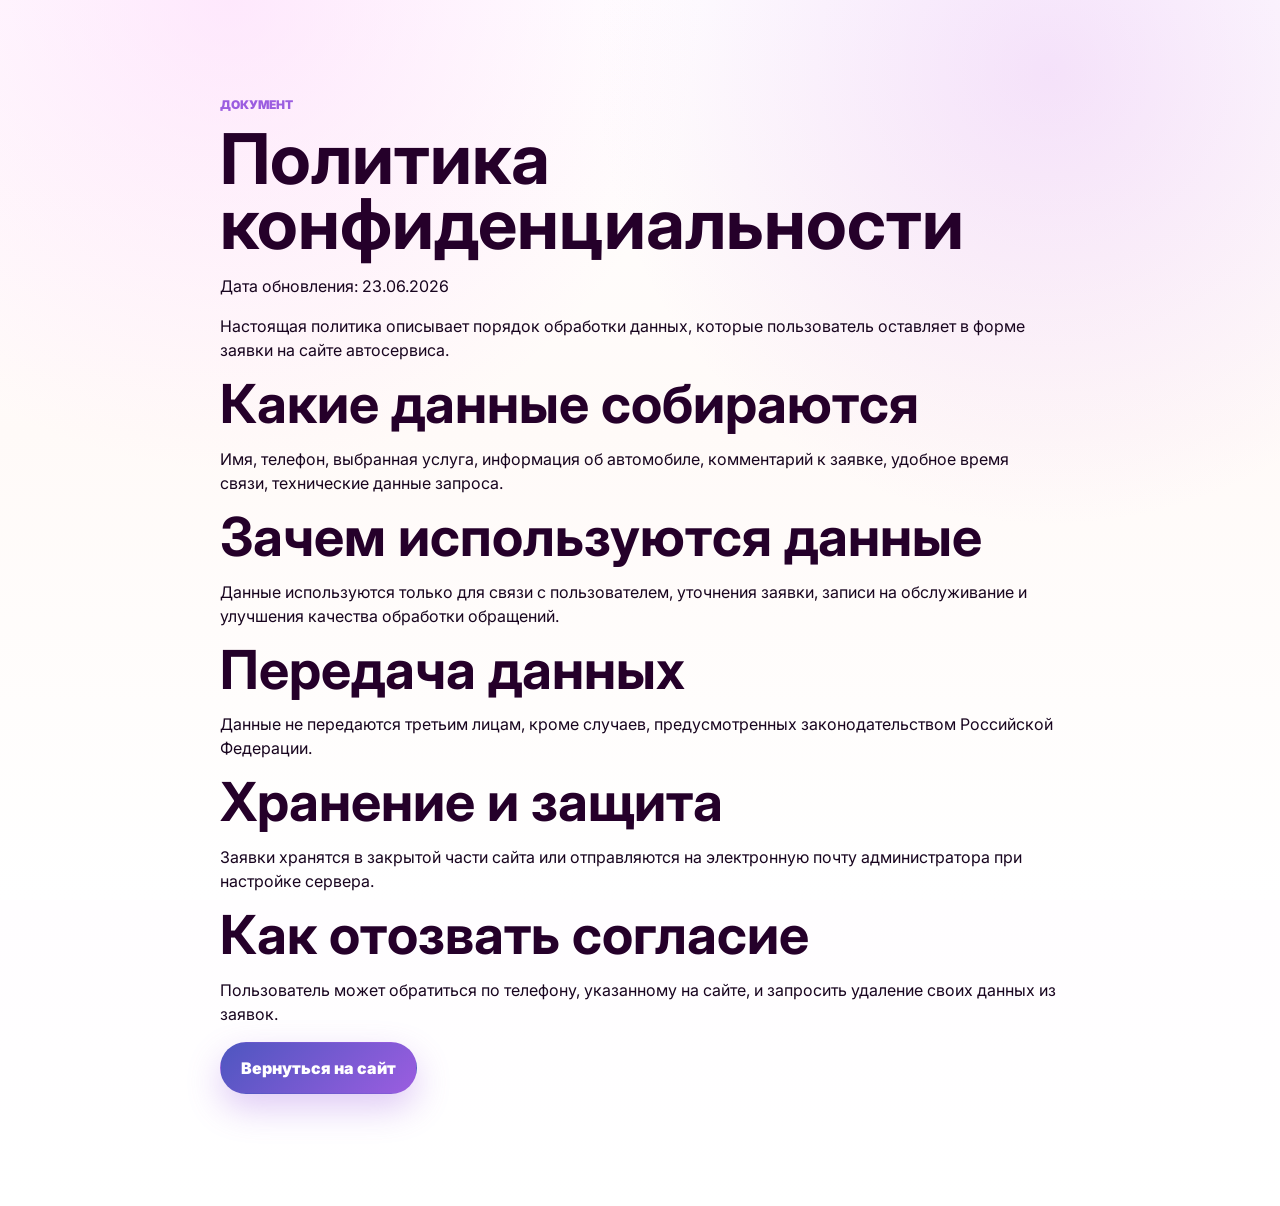
<file: privacy.html>
<!doctype html>
<html lang="ru">
<head>
    <meta charset="utf-8">
    <meta name="viewport" content="width=device-width, initial-scale=1">
    <title>Политика конфиденциальности | Автосервис в Ефремове</title>
    <meta name="robots" content="noindex, follow">
    <link rel="preconnect" href="https://fonts.googleapis.com">
    <link rel="preconnect" href="https://fonts.gstatic.com" crossorigin>
    <link href="https://fonts.googleapis.com/css2?family=Inter:wght@400;550;650;700;800;900&display=swap" rel="stylesheet">
    <link rel="stylesheet" href="./css/styles.css">
</head>
<body class="policy-page">
    <main class="section">
        <div class="container policy">
            <p class="eyebrow">Документ</p>
            <h1>Политика конфиденциальности</h1>
            <p>Дата обновления: 23.06.2026</p>
            <p>Настоящая политика описывает порядок обработки данных, которые пользователь оставляет в форме заявки на сайте автосервиса.</p>
            <h2>Какие данные собираются</h2>
            <p>Имя, телефон, выбранная услуга, информация об автомобиле, комментарий к заявке, удобное время связи, технические данные запроса.</p>
            <h2>Зачем используются данные</h2>
            <p>Данные используются только для связи с пользователем, уточнения заявки, записи на обслуживание и улучшения качества обработки обращений.</p>
            <h2>Передача данных</h2>
            <p>Данные не передаются третьим лицам, кроме случаев, предусмотренных законодательством Российской Федерации.</p>
            <h2>Хранение и защита</h2>
            <p>Заявки хранятся в закрытой части сайта или отправляются на электронную почту администратора при настройке сервера.</p>
            <h2>Как отозвать согласие</h2>
            <p>Пользователь может обратиться по телефону, указанному на сайте, и запросить удаление своих данных из заявок.</p>
            <p><a class="button button-primary" href="./index.html">Вернуться на сайт</a></p>
        </div>
    </main>
</body>
</html>
</file>
<file: css/styles.css>
:root {
    --violet-900: #25002a;
    --violet-800: #35003d;
    --violet-700: #4e56c0;
    --violet-500: #9b5de0;
    --violet-300: #d78fee;
    --violet-100: #fdcffa;
    --cream: #fffaf2;
    --cream-2: #fff4e8;
    --surface: #ffffff;
    --surface-soft: #fbf8ff;
    --ink: #18051f;
    --muted: #6d6073;
    --line: rgba(47, 22, 55, .12);
    --green: #18a957;
    --red: #e24e66;
    --shadow-soft: 0 22px 60px rgba(78, 86, 192, .13);
    --shadow-card: 0 26px 74px rgba(37, 0, 42, .18);
    --radius: 16px;
    --radius-sm: 12px;
    --container: min(1180px, calc(100% - 40px));
    color-scheme: light;
}

* {
    box-sizing: border-box;
}

html {
    scroll-behavior: smooth;
}

body {
    margin: 0;
    font-family: Inter, "Segoe UI", Roboto, Arial, sans-serif;
    color: var(--ink);
    background: #fff;
    line-height: 1.5;
    text-rendering: optimizeLegibility;
}

body::before {
    content: "";
    position: fixed;
    inset: 0;
    z-index: -2;
    background:
        radial-gradient(circle at 18% 0%, rgba(253, 207, 250, .48), transparent 34%),
        radial-gradient(circle at 82% 8%, rgba(215, 143, 238, .26), transparent 34%),
        linear-gradient(180deg, #fff 0%, #fffaf8 48%, #fff 100%);
}

img {
    max-width: 100%;
    display: block;
}

a {
    color: inherit;
}

button,
input,
select,
textarea {
    font: inherit;
}

.container {
    width: var(--container);
    margin: 0 auto;
}

.skip-link {
    position: fixed;
    top: 10px;
    left: 10px;
    z-index: 100;
    transform: translateY(-160%);
    background: var(--violet-900);
    color: white;
    padding: 10px 14px;
    border-radius: 999px;
}

.skip-link:focus {
    transform: translateY(0);
}

.site-header {
    position: fixed;
    top: 18px;
    left: 0;
    right: 0;
    z-index: 50;
    color: var(--ink);
    pointer-events: none;
}

.header-inner {
    min-height: 58px;
    max-width: 980px;
    display: flex;
    align-items: center;
    justify-content: space-between;
    gap: 18px;
    padding: 8px 10px 8px 12px;
    border: 1px solid rgba(255, 255, 255, .75);
    border-radius: 999px;
    background: rgba(255, 255, 255, .72);
    box-shadow: 0 18px 54px rgba(78, 86, 192, .16);
    backdrop-filter: blur(18px);
    pointer-events: auto;
    transition: transform .24s ease, box-shadow .24s ease, background .24s ease;
}

.site-header.is-scrolled .header-inner {
    transform: translateY(-4px);
    background: rgba(255, 255, 255, .9);
    box-shadow: 0 18px 54px rgba(37, 0, 42, .16);
}

.brand {
    min-width: 204px;
    display: inline-flex;
    align-items: center;
    gap: 10px;
    text-decoration: none;
}

.brand strong,
.brand small {
    display: block;
}

.brand strong {
    font-size: 14px;
    letter-spacing: 0;
}

.brand small {
    color: var(--muted);
    font-size: 11px;
}

.nav {
    display: flex;
    align-items: center;
    gap: 4px;
    padding: 4px;
    border-radius: 999px;
    background: rgba(253, 207, 250, .22);
    font-size: 13px;
    font-weight: 800;
}

.nav a,
.header-phone,
.footer-inner a,
.text-link {
    text-decoration: none;
}

.nav a {
    padding: 8px 11px;
    border-radius: 999px;
    transition: background .2s ease, color .2s ease, transform .2s ease;
}

.nav a:hover {
    color: var(--violet-900);
    background: white;
    transform: translateY(-1px);
}

.header-phone {
    padding: 10px 14px;
    border-radius: 999px;
    background: var(--violet-900);
    color: white;
    font-size: 13px;
    font-weight: 900;
    white-space: nowrap;
    box-shadow: 0 12px 30px rgba(37, 0, 42, .22);
    transition: transform .2s ease, background .2s ease;
}

.header-phone:hover {
    background: var(--violet-500);
    transform: translateY(-1px);
}

.hero {
    position: relative;
    min-height: 820px;
    display: grid;
    align-items: start;
    overflow: hidden;
    padding: 112px 0 64px;
    background:
        radial-gradient(circle at 7% 18%, rgba(253, 207, 250, .82), transparent 29%),
        radial-gradient(circle at 84% 14%, rgba(255, 234, 133, .9), transparent 33%),
        linear-gradient(120deg, #fff2fb 0%, #fff8e1 52%, #fdd54d 100%);
    border-bottom-left-radius: 22px;
    border-bottom-right-radius: 22px;
}

.hero-glow {
    position: absolute;
    border-radius: 999px;
    filter: blur(2px);
    opacity: .9;
    pointer-events: none;
}

.hero-glow-one {
    width: 280px;
    height: 280px;
    right: -90px;
    top: 120px;
    background: radial-gradient(circle, rgba(155, 93, 224, .28), transparent 66%);
}

.hero-glow-two {
    width: 230px;
    height: 230px;
    left: -86px;
    bottom: 120px;
    background: radial-gradient(circle, rgba(253, 207, 250, .65), transparent 68%);
}

.hero-content {
    position: relative;
    z-index: 1;
}

.hero-copy {
    max-width: 960px;
    margin: 0 auto;
    text-align: center;
}

.eyebrow {
    margin: 0 0 12px;
    color: var(--violet-500);
    font-size: 12px;
    font-weight: 950;
    letter-spacing: 0;
    text-transform: uppercase;
}

.hero-badge {
    width: fit-content;
    margin: 0 auto 14px;
    padding: 8px 12px;
    border: 1px solid rgba(155, 93, 224, .22);
    border-radius: 999px;
    background: rgba(255, 255, 255, .66);
    box-shadow: 0 12px 34px rgba(155, 93, 224, .12);
}

h1,
h2,
h3,
p {
    margin-top: 0;
}

h1 {
    max-width: 960px;
    margin: 0 auto 20px;
    color: var(--violet-900);
    font-size: clamp(44px, 6.2vw, 70px);
    line-height: .93;
    letter-spacing: 0;
    text-wrap: balance;
}

h2 {
    margin-bottom: 16px;
    color: var(--violet-900);
    font-size: clamp(31px, 4.2vw, 54px);
    line-height: .98;
    letter-spacing: 0;
    text-wrap: balance;
}

h3 {
    margin-bottom: 9px;
    color: var(--violet-900);
    font-size: 20px;
    line-height: 1.18;
}

.hero-lead {
    max-width: 680px;
    margin: 0 auto 26px;
    color: #4e3c56;
    font-size: 18px;
}

.hero-actions,
.cta-actions,
.contact-actions {
    display: flex;
    flex-wrap: wrap;
    justify-content: center;
    gap: 12px;
}

.button {
    position: relative;
    min-height: 48px;
    display: inline-flex;
    align-items: center;
    justify-content: center;
    gap: 8px;
    padding: 13px 20px;
    border: 1px solid transparent;
    border-radius: 999px;
    font-weight: 900;
    text-decoration: none;
    cursor: pointer;
    overflow: hidden;
    transition: transform .22s ease, box-shadow .22s ease, background .22s ease, color .22s ease, border-color .22s ease;
}

.button::after {
    content: "";
    position: absolute;
    inset: 0;
    background: linear-gradient(100deg, transparent 0%, rgba(255, 255, 255, .28) 45%, transparent 72%);
    transform: translateX(-120%);
    transition: transform .55s ease;
}

.button:hover {
    transform: translateY(-3px);
}

.button:hover::after {
    transform: translateX(120%);
}

.button:active {
    transform: translateY(0) scale(.98);
}

.button:focus-visible,
input:focus-visible,
select:focus-visible,
textarea:focus-visible,
a:focus-visible {
    outline: 3px solid rgba(155, 93, 224, .28);
    outline-offset: 3px;
}

.button-primary {
    background: linear-gradient(135deg, var(--violet-700), var(--violet-500));
    color: white;
    box-shadow: 0 14px 34px rgba(155, 93, 224, .32);
}

.button-primary:hover {
    box-shadow: 0 18px 44px rgba(155, 93, 224, .44);
}

.button-secondary {
    color: var(--violet-900);
    background: rgba(255, 255, 255, .72);
    border-color: rgba(37, 0, 42, .12);
    box-shadow: 0 12px 30px rgba(78, 86, 192, .12);
}

.button-secondary.light {
    color: white;
    background: rgba(255, 255, 255, .12);
    border-color: rgba(255, 255, 255, .22);
}

.hero-facts {
    display: grid;
    grid-template-columns: repeat(3, minmax(0, 1fr));
    gap: 10px;
    max-width: 600px;
    margin: 32px auto 0;
}

.hero-facts div {
    padding: 16px;
    border: 1px solid rgba(255, 255, 255, .72);
    border-radius: var(--radius);
    background: rgba(255, 255, 255, .58);
    box-shadow: 0 16px 42px rgba(78, 86, 192, .12);
    backdrop-filter: blur(14px);
}

.hero-facts dt {
    color: var(--violet-900);
    font-size: 30px;
    font-weight: 950;
}

.hero-facts dd {
    margin: 0;
    color: var(--muted);
    font-size: 12px;
    font-weight: 750;
}

.hero-showcase {
    position: relative;
    display: grid;
    grid-template-columns: 1.15fr .78fr .78fr;
    gap: 22px;
    margin-top: 42px;
    align-items: stretch;
}

.showcase-card {
    position: relative;
    min-height: 230px;
    padding: 24px;
    border: 1px solid rgba(255, 255, 255, .82);
    border-radius: var(--radius);
    background: rgba(255, 255, 255, .74);
    box-shadow: var(--shadow-card);
    overflow: hidden;
    backdrop-filter: blur(16px);
}

.showcase-card::before {
    content: "";
    position: absolute;
    inset: auto 22px 0 22px;
    height: 5px;
    border-radius: 999px 999px 0 0;
    background: linear-gradient(90deg, var(--violet-700), var(--violet-500), var(--violet-100));
}

.showcase-card-wide {
    min-height: 270px;
    padding: 0;
}

.showcase-image {
    width: 100%;
    height: 100%;
    min-height: 270px;
    object-fit: cover;
}

.showcase-caption {
    position: absolute;
    left: 20px;
    right: 20px;
    bottom: 18px;
    padding: 15px 16px;
    border: 1px solid rgba(255, 255, 255, .5);
    border-radius: var(--radius-sm);
    background: rgba(37, 0, 42, .72);
    color: white;
    backdrop-filter: blur(16px);
}

.showcase-caption span,
.card-kicker {
    display: block;
    margin-bottom: 6px;
    color: var(--violet-300);
    font-size: 12px;
    font-weight: 950;
    text-transform: uppercase;
}

.showcase-caption strong {
    display: block;
    font-size: 24px;
    line-height: 1.06;
}

.showcase-card h2 {
    margin: 0 0 14px;
    font-size: clamp(32px, 4vw, 46px);
}

.showcase-card p:not(.card-kicker) {
    color: var(--muted);
    font-weight: 650;
}

.section {
    padding: 96px 0;
}

.section-heading {
    max-width: 820px;
    margin: 0 auto 40px;
    text-align: center;
}

.section-heading p:not(.eyebrow),
.section-text {
    color: var(--muted);
    font-size: 18px;
}

.section-heading.compact {
    margin-bottom: 30px;
}

.services-section {
    position: relative;
    background: white;
}

.services-section::before {
    content: "";
    position: absolute;
    left: 50%;
    top: -26px;
    width: min(780px, calc(100% - 30px));
    height: 52px;
    border-radius: 999px;
    background: white;
    transform: translateX(-50%);
}

.services-grid {
    position: relative;
    display: grid;
    grid-template-columns: repeat(3, minmax(0, 1fr));
    gap: 18px;
}

.service-card {
    position: relative;
    min-height: 520px;
    padding: 24px;
    border: 1px solid var(--line);
    border-radius: var(--radius);
    background: linear-gradient(180deg, #fff 0%, var(--surface-soft) 100%);
    box-shadow: 0 16px 42px rgba(78, 86, 192, .08);
    transition: transform .24s ease, box-shadow .24s ease, border-color .24s ease;
}

.service-card:hover {
    border-color: rgba(155, 93, 224, .34);
    box-shadow: 0 24px 60px rgba(78, 86, 192, .16);
    transform: translateY(-7px);
}

.service-index {
    position: absolute;
    top: 20px;
    right: 22px;
    color: rgba(155, 93, 224, .16);
    font-size: 42px;
    font-weight: 950;
    line-height: 1;
}

.service-tag {
    max-width: calc(100% - 64px);
    margin-bottom: 18px;
    color: var(--violet-500);
    font-weight: 900;
    font-size: 13px;
}

.service-card p {
    margin: 0;
    color: var(--muted);
}

.service-details {
    display: grid;
    gap: 12px;
    margin-top: 18px;
}

.service-details div {
    padding: 14px;
    border: 1px solid rgba(155, 93, 224, .12);
    border-radius: var(--radius-sm);
    background: rgba(255, 255, 255, .68);
}

.service-details div:nth-child(3) {
    background: rgba(253, 207, 250, .28);
}

.service-details strong {
    display: block;
    margin-bottom: 5px;
    color: var(--violet-900);
    font-size: 14px;
    font-weight: 950;
}

.service-details p {
    font-size: 14px;
    line-height: 1.45;
}

.service-link {
    display: inline-flex;
    align-items: center;
    justify-content: center;
    width: 100%;
    min-height: 42px;
    margin-top: 16px;
    border-radius: 999px;
    background: rgba(155, 93, 224, .1);
    color: var(--violet-700);
    font-size: 14px;
    font-weight: 950;
    text-decoration: none;
    transition: transform .22s ease, background .22s ease, color .22s ease;
}

.service-link:hover {
    background: linear-gradient(135deg, var(--violet-700), var(--violet-500));
    color: white;
    transform: translateY(-2px);
}

.gallery-section {
    background:
        radial-gradient(circle at 12% 0%, rgba(253, 207, 250, .28), transparent 30%),
        radial-gradient(circle at 88% 20%, rgba(78, 86, 192, .12), transparent 28%),
        linear-gradient(180deg, #fff 0%, #fff8ff 100%);
}

.gallery-grid {
    display: grid;
    grid-template-columns: repeat(4, minmax(0, 1fr));
    grid-auto-rows: 230px;
    gap: 16px;
}

.gallery-card {
    position: relative;
    display: block;
    width: 100%;
    min-height: 0;
    padding: 0;
    border: 1px solid rgba(155, 93, 224, .14);
    border-radius: var(--radius);
    background: #f3edf8;
    box-shadow: 0 18px 48px rgba(78, 86, 192, .12);
    overflow: hidden;
    cursor: zoom-in;
    isolation: isolate;
    transition: transform .24s ease, box-shadow .24s ease, border-color .24s ease;
}

.gallery-card::after {
    content: "";
    position: absolute;
    inset: 0;
    z-index: 1;
    background: linear-gradient(180deg, transparent 42%, rgba(37, 0, 42, .78) 100%);
    opacity: .86;
    transition: opacity .24s ease;
}

.gallery-card:hover {
    border-color: rgba(155, 93, 224, .42);
    box-shadow: 0 28px 70px rgba(78, 86, 192, .22);
    transform: translateY(-7px);
}

.gallery-card:hover::after {
    opacity: .72;
}

.gallery-card:focus-visible {
    outline: 3px solid rgba(155, 93, 224, .34);
    outline-offset: 4px;
}

.gallery-card-wide {
    grid-column: span 2;
}

.gallery-card img {
    width: 100%;
    height: 100%;
    object-fit: cover;
    transition: transform .55s ease;
}

.gallery-card:hover img {
    transform: scale(1.06);
}

.gallery-card span {
    position: absolute;
    left: 16px;
    right: 16px;
    bottom: 14px;
    z-index: 2;
    color: white;
    font-size: 15px;
    font-weight: 900;
    text-align: left;
}

.gallery-source {
    max-width: 760px;
    margin: 18px auto 0;
    color: var(--muted);
    font-size: 14px;
    text-align: center;
}

.gallery-source a {
    color: var(--violet-700);
    font-weight: 900;
    text-decoration: none;
}

.gallery-dialog {
    width: min(980px, calc(100% - 28px));
    padding: 0;
    border: 0;
    border-radius: 22px;
    background: var(--violet-900);
    color: white;
    box-shadow: 0 34px 110px rgba(37, 0, 42, .45);
    overflow: hidden;
}

.gallery-dialog::backdrop {
    background: rgba(24, 5, 31, .72);
    backdrop-filter: blur(10px);
}

.gallery-dialog img {
    width: 100%;
    max-height: 78vh;
    object-fit: contain;
    background: #120016;
}

.gallery-dialog p {
    margin: 0;
    padding: 16px 22px 20px;
    color: rgba(255, 255, 255, .82);
    font-weight: 800;
}

.gallery-dialog-close {
    position: absolute;
    top: 12px;
    right: 12px;
    z-index: 3;
    width: 44px;
    height: 44px;
    border: 1px solid rgba(255, 255, 255, .24);
    border-radius: 50%;
    background: rgba(37, 0, 42, .78);
    color: white;
    font-size: 30px;
    line-height: 1;
    cursor: pointer;
    transition: transform .2s ease, background .2s ease;
}

.gallery-dialog-close:hover {
    transform: rotate(8deg) scale(1.05);
    background: var(--violet-500);
}

.trust-section {
    background: #fff;
}

.trust-layout,
.reviews-layout,
.contacts-layout,
.form-layout {
    display: grid;
    grid-template-columns: minmax(0, .9fr) minmax(0, 1.1fr);
    gap: 42px;
    align-items: start;
}

.trust-layout {
    padding: 54px;
    border-radius: 22px;
    background:
        radial-gradient(circle at 10% 85%, rgba(215, 143, 238, .18), transparent 26%),
        radial-gradient(circle at 90% 15%, rgba(155, 93, 224, .2), transparent 27%),
        linear-gradient(135deg, var(--violet-900), #2d0031 58%, #140018 100%);
    color: white;
    box-shadow: var(--shadow-card);
    overflow: hidden;
}

.trust-layout h2,
.trust-layout h3 {
    color: white;
}

.trust-layout .section-text,
.trust-layout .trust-item p {
    color: rgba(255, 255, 255, .72);
}

.text-link {
    display: inline-flex;
    margin-top: 14px;
    color: var(--violet-100);
    font-weight: 900;
}

.text-link:hover {
    color: white;
}

.trust-list {
    display: grid;
    grid-template-columns: repeat(2, minmax(0, 1fr));
    gap: 14px;
}

.trust-item {
    display: flex;
    gap: 14px;
    padding: 20px;
    border: 1px solid rgba(255, 255, 255, .12);
    border-radius: var(--radius);
    background: rgba(255, 255, 255, .07);
    box-shadow: inset 0 1px 0 rgba(255, 255, 255, .08);
    backdrop-filter: blur(16px);
    transition: transform .24s ease, background .24s ease, border-color .24s ease;
}

.trust-item:hover {
    transform: translateY(-5px);
    border-color: rgba(253, 207, 250, .34);
    background: rgba(255, 255, 255, .1);
}

.trust-item span {
    width: 30px;
    height: 30px;
    flex: 0 0 auto;
    display: grid;
    place-items: center;
    border-radius: 50%;
    background: rgba(253, 207, 250, .18);
    color: var(--violet-100);
    font-weight: 950;
}

.process-section {
    position: relative;
    color: white;
    background: var(--violet-900);
    overflow: hidden;
}

.loop-line {
    position: absolute;
    width: 190px;
    height: 190px;
    border: 3px solid rgba(253, 207, 250, .42);
    border-radius: 50%;
    pointer-events: none;
}

.loop-line::after {
    content: "";
    position: absolute;
    inset: 28px;
    border: inherit;
    border-radius: inherit;
}

.loop-line-one {
    left: -58px;
    bottom: 36px;
}

.loop-line-two {
    right: -52px;
    top: 40px;
}

.process-section .eyebrow {
    color: var(--violet-100);
}

.process-section h2,
.process-section h3 {
    color: white;
}

.process-grid {
    position: relative;
    display: grid;
    grid-template-columns: repeat(3, minmax(0, 1fr));
    gap: 18px;
}

.process-grid > div {
    padding: 24px;
    border: 1px solid rgba(255, 255, 255, .13);
    border-radius: var(--radius);
    background: rgba(255, 255, 255, .07);
    backdrop-filter: blur(14px);
}

.process-grid strong {
    display: inline-grid;
    place-items: center;
    width: 42px;
    height: 42px;
    margin-bottom: 18px;
    border-radius: 50%;
    background: linear-gradient(135deg, var(--violet-500), var(--violet-300));
    color: white;
}

.process-grid p {
    color: rgba(255, 255, 255, .72);
}

.reviews-section {
    position: relative;
    background:
        radial-gradient(circle at 14% 0%, rgba(253, 207, 250, .3), transparent 28%),
        linear-gradient(180deg, #fff 0%, #fff8ff 100%);
}

.reviews-heading {
    max-width: 860px;
    margin: 0 auto 38px;
    text-align: center;
}

.review-spotlight {
    display: grid;
    grid-template-columns: repeat(3, minmax(0, 1fr));
    gap: 18px;
    margin-bottom: 18px;
}

.review-board {
    display: grid;
    grid-template-columns: repeat(4, minmax(0, 1fr));
    gap: 16px;
}

.review-card {
    position: relative;
    min-height: 260px;
    display: flex;
    flex-direction: column;
    justify-content: space-between;
    margin: 0;
    padding: 22px;
    border: 1px solid var(--line);
    border-radius: var(--radius);
    background:
        linear-gradient(180deg, rgba(255, 255, 255, .95), rgba(251, 248, 255, .95)),
        #fff;
    box-shadow: 0 18px 48px rgba(78, 86, 192, .1);
    overflow: hidden;
    transition: transform .24s ease, border-color .24s ease, box-shadow .24s ease;
}

.review-card::before {
    content: "";
    position: absolute;
    inset: 0 0 auto;
    height: 5px;
    background: linear-gradient(90deg, var(--violet-700), var(--violet-500), var(--violet-100));
}

.review-card:hover {
    border-color: rgba(155, 93, 224, .34);
    box-shadow: 0 26px 70px rgba(78, 86, 192, .18);
    transform: translateY(-7px);
}

.review-card-featured {
    min-height: 300px;
    padding: 26px;
    background:
        radial-gradient(circle at 82% 10%, rgba(253, 207, 250, .24), transparent 34%),
        linear-gradient(145deg, var(--violet-900), #35003d);
    color: white;
    box-shadow: var(--shadow-card);
}

.review-card-featured h3,
.review-card-featured footer strong {
    color: white;
}

.review-topline {
    display: flex;
    flex-wrap: wrap;
    align-items: center;
    gap: 8px;
    margin-bottom: 18px;
}

.review-rating,
.review-topic {
    display: inline-flex;
    align-items: center;
    justify-content: center;
    min-height: 30px;
    padding: 6px 10px;
    border-radius: 999px;
    font-size: 12px;
    font-weight: 950;
}

.review-rating {
    background: rgba(24, 169, 87, .12);
    color: var(--green);
}

.review-topic {
    background: rgba(155, 93, 224, .1);
    color: var(--violet-700);
}

.review-card-featured .review-rating {
    background: rgba(253, 207, 250, .16);
    color: var(--violet-100);
}

.review-card-featured .review-topic {
    background: rgba(255, 255, 255, .1);
    color: rgba(255, 255, 255, .82);
}

.review-card p,
.contact-list span,
.form-footnote {
    color: var(--muted);
}

.review-card p {
    margin-bottom: 24px;
    font-size: 15px;
    line-height: 1.55;
}

.review-card-featured p {
    color: rgba(255, 255, 255, .82);
    font-size: 17px;
}

.review-card footer {
    display: flex;
    align-items: end;
    justify-content: space-between;
    gap: 14px;
    padding-top: 16px;
    border-top: 1px solid rgba(37, 0, 42, .1);
}

.review-card-featured footer {
    border-top-color: rgba(255, 255, 255, .14);
}

.review-card footer strong,
.review-card footer time {
    display: block;
}

.review-card footer strong {
    color: var(--violet-900);
    font-size: 15px;
}

.review-card footer time {
    color: var(--muted);
    font-size: 13px;
    font-weight: 800;
    white-space: nowrap;
}

.review-card-featured footer time {
    color: rgba(255, 255, 255, .64);
}

.cta-band {
    padding: 74px 0;
    color: white;
    background: white;
}

.cta-inner {
    min-height: 300px;
    display: flex;
    align-items: center;
    justify-content: space-between;
    gap: 28px;
    padding: 48px;
    border-radius: 22px;
    background:
        linear-gradient(120deg, rgba(37, 0, 42, .98), rgba(53, 0, 61, .96)),
        var(--violet-900);
    box-shadow: var(--shadow-card);
    overflow: hidden;
}

.cta-inner h2 {
    max-width: 720px;
    color: white;
}

.cta-inner p {
    margin-bottom: 0;
    color: rgba(255, 255, 255, .75);
}

.cta-band .eyebrow {
    color: var(--violet-100);
}

.contacts-section {
    background: linear-gradient(180deg, #fff 0%, #fff8ff 100%);
}

.contact-panel,
.lead-form {
    padding: 30px;
    border: 1px solid rgba(155, 93, 224, .13);
    border-radius: var(--radius);
    background: rgba(255, 255, 255, .86);
    box-shadow: var(--shadow-soft);
    backdrop-filter: blur(14px);
}

.contact-list {
    display: grid;
    gap: 18px;
    padding: 0;
    margin: 28px 0;
    list-style: none;
}

.contact-list li {
    display: grid;
    gap: 4px;
    padding-bottom: 16px;
    border-bottom: 1px solid var(--line);
}

.contact-list a {
    color: var(--violet-700);
    font-size: 22px;
    font-weight: 950;
    text-decoration: none;
}

.map-card {
    min-height: 460px;
    border: 1px solid rgba(155, 93, 224, .13);
    border-radius: var(--radius);
    overflow: hidden;
    box-shadow: var(--shadow-card);
    background: #efe8f5;
}

.map-card iframe {
    width: 100%;
    height: 460px;
    border: 0;
}

.form-section {
    background: #fff;
}

.form-note {
    margin-top: 28px;
    padding: 18px;
    border: 1px solid rgba(155, 93, 224, .17);
    border-radius: var(--radius);
    background: rgba(253, 207, 250, .24);
}

.form-note strong {
    display: block;
    margin-bottom: 4px;
}

.form-note a {
    color: var(--violet-700);
    font-weight: 950;
    text-decoration: none;
}

.lead-form {
    display: grid;
    gap: 16px;
}

.lead-form label {
    display: grid;
    gap: 7px;
    font-weight: 850;
}

.lead-form label span {
    font-size: 14px;
}

.lead-form input,
.lead-form select,
.lead-form textarea {
    width: 100%;
    min-height: 50px;
    border: 1px solid rgba(37, 0, 42, .16);
    border-radius: 14px;
    padding: 13px 14px;
    background: white;
    color: var(--ink);
    transition: border-color .2s ease, box-shadow .2s ease, transform .2s ease;
}

.lead-form input:hover,
.lead-form select:hover,
.lead-form textarea:hover {
    border-color: rgba(155, 93, 224, .34);
}

.lead-form input:focus,
.lead-form select:focus,
.lead-form textarea:focus {
    border-color: var(--violet-500);
    box-shadow: 0 0 0 4px rgba(155, 93, 224, .12);
}

.lead-form textarea {
    resize: vertical;
}

.lead-form .checkbox {
    grid-template-columns: 22px 1fr;
    align-items: start;
    gap: 10px;
    font-weight: 550;
}

.checkbox input {
    width: 18px;
    min-height: 18px;
    margin-top: 2px;
    accent-color: var(--violet-500);
}

.checkbox a {
    color: var(--violet-700);
}

.hidden-field {
    position: absolute;
    left: -100vw;
    width: 1px;
    height: 1px;
    opacity: 0;
}

.form-submit {
    width: 100%;
}

.alert {
    padding: 14px 16px;
    border-radius: var(--radius-sm);
    font-weight: 850;
}

.alert.success {
    background: rgba(24, 169, 87, .12);
    color: #0f733b;
}

.alert.error {
    background: rgba(226, 78, 102, .12);
    color: #9e263b;
}

.field-error {
    border-color: var(--red) !important;
    box-shadow: 0 0 0 4px rgba(226, 78, 102, .13) !important;
}

.site-footer {
    padding: 38px 0 94px;
    color: rgba(255, 255, 255, .68);
    background: var(--violet-900);
}

.footer-inner {
    display: flex;
    justify-content: space-between;
    gap: 20px;
}

.footer-inner p {
    margin: 0;
}

.footer-inner div {
    display: flex;
    gap: 18px;
}

.footer-inner a:hover {
    color: white;
}

.mobile-bar {
    position: fixed;
    left: 12px;
    right: 12px;
    bottom: 12px;
    z-index: 55;
    display: none;
    grid-template-columns: 1fr 1fr;
    gap: 8px;
    padding: 8px;
    border: 1px solid rgba(255, 255, 255, .2);
    border-radius: 18px;
    background: rgba(37, 0, 42, .9);
    box-shadow: 0 18px 48px rgba(37, 0, 42, .28);
    backdrop-filter: blur(16px);
}

.mobile-bar a {
    min-height: 48px;
    display: grid;
    place-items: center;
    border-radius: 999px;
    color: white;
    font-weight: 950;
    text-decoration: none;
}

.mobile-bar a:last-child {
    background: linear-gradient(135deg, var(--violet-700), var(--violet-500));
}

.policy-page {
    background: linear-gradient(180deg, #fff7ff 0%, #fff 100%);
}

.policy {
    max-width: 840px;
}

.policy h1 {
    margin: 0 0 18px;
    font-size: clamp(42px, 6vw, 70px);
}

@media (max-width: 1080px) {
    .header-inner {
        max-width: var(--container);
    }

    .hero-showcase,
    .services-grid,
    .process-grid {
        grid-template-columns: repeat(2, minmax(0, 1fr));
    }

    .gallery-grid {
        grid-template-columns: repeat(2, minmax(0, 1fr));
    }

    .review-spotlight,
    .review-board {
        grid-template-columns: repeat(2, minmax(0, 1fr));
    }

    .showcase-card-wide {
        grid-column: 1 / -1;
    }

    .trust-layout,
    .contacts-layout,
    .form-layout {
        grid-template-columns: 1fr;
    }
}

@media (max-width: 820px) {
    .nav {
        display: none;
    }

    .brand {
        min-width: 0;
    }

    .hero {
        min-height: 760px;
        padding-top: 112px;
    }

    .hero-showcase,
    .services-grid,
    .gallery-grid,
    .process-grid,
    .trust-list {
        grid-template-columns: 1fr;
    }

    .gallery-card-wide {
        grid-column: auto;
    }

    .review-spotlight,
    .review-board {
        grid-template-columns: 1fr;
    }

    .trust-layout,
    .cta-inner {
        padding: 30px;
    }

    .cta-inner {
        align-items: flex-start;
        flex-direction: column;
    }
}

@media (max-width: 620px) {
    :root {
        --container: min(100% - 28px, 1180px);
    }

    .site-header {
        top: 10px;
    }

    .header-inner {
        min-height: 58px;
    }

    .brand small,
    .header-phone {
        display: none;
    }

    .hero {
        padding: 102px 0 52px;
        border-bottom-left-radius: 16px;
        border-bottom-right-radius: 16px;
    }

    h1 {
        font-size: 39px;
    }

    h2 {
        font-size: 34px;
    }

    .hero-lead {
        font-size: 16px;
    }

    .hero-actions .button,
    .contact-actions .button,
    .cta-actions .button {
        width: 100%;
    }

    .hero-facts {
        grid-template-columns: repeat(3, minmax(0, 1fr));
        gap: 7px;
    }

    .hero-facts div {
        padding: 11px 8px;
    }

    .hero-facts dt {
        font-size: 23px;
    }

    .hero-facts dd {
        font-size: 10px;
        line-height: 1.25;
    }

    .hero-showcase {
        grid-template-columns: repeat(2, minmax(0, 1fr));
        margin-top: 36px;
        gap: 12px;
    }

    .showcase-card {
        min-height: 172px;
        padding: 17px;
    }

    .showcase-card:not(.showcase-card-wide) {
        display: none;
    }

    .showcase-card-wide {
        grid-column: 1 / -1;
    }

    .showcase-image {
        min-height: 220px;
    }

    .showcase-caption {
        left: 12px;
        right: 12px;
        bottom: 12px;
        padding: 12px;
    }

    .showcase-caption strong {
        font-size: 20px;
    }

    .showcase-card h2 {
        font-size: 27px;
    }

    .section {
        padding: 68px 0;
    }

    .section-heading {
        text-align: left;
    }

    .reviews-heading {
        text-align: left;
    }

    .review-card,
    .review-card-featured {
        min-height: 0;
        padding: 20px;
    }

    .review-card footer {
        align-items: flex-start;
        flex-direction: column;
        gap: 4px;
    }

    .gallery-grid {
        grid-auto-rows: 250px;
    }

    .gallery-source {
        text-align: left;
    }

    .service-card {
        min-height: 0;
    }

    .contact-panel,
    .lead-form {
        padding: 22px;
    }

    .map-card,
    .map-card iframe {
        min-height: 340px;
        height: 340px;
    }

    .footer-inner,
    .footer-inner div {
        flex-direction: column;
    }

    .mobile-bar {
        display: grid;
    }
}

@media (prefers-reduced-motion: reduce) {
    *,
    *::before,
    *::after {
        scroll-behavior: auto !important;
        transition: none !important;
        animation: none !important;
    }
}
</file>
